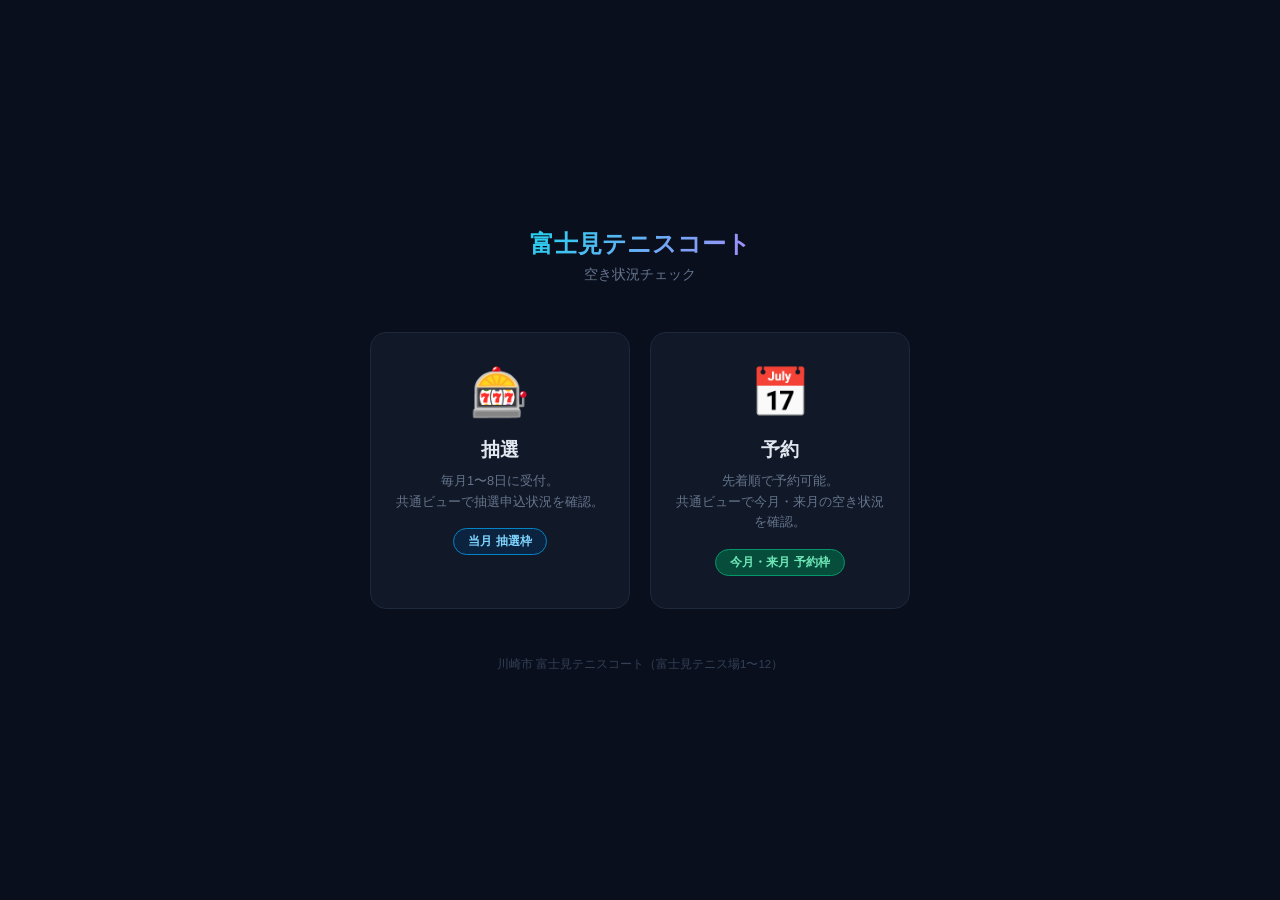
<file: docs/index.html>
<!DOCTYPE html>
<html lang="ja">
<head>
<meta charset="UTF-8">
<meta name="viewport" content="width=device-width, initial-scale=1.0">
<title>富士見テニスコート 空き状況</title>
<style>
*{margin:0;padding:0;box-sizing:border-box}
body{
  font-family:-apple-system,BlinkMacSystemFont,"Segoe UI",Roboto,sans-serif;
  background:#0a0f1e;color:#e2e8f0;
  min-height:100vh;display:flex;flex-direction:column;
  align-items:center;justify-content:center;padding:24px;
}
.title{
  font-size:1.5em;font-weight:700;margin-bottom:6px;text-align:center;
  background:linear-gradient(135deg,#22d3ee,#a78bfa);
  -webkit-background-clip:text;-webkit-text-fill-color:transparent;
}
.subtitle{font-size:.85em;color:#64748b;margin-bottom:48px;text-align:center}
.cards{display:flex;gap:20px;flex-wrap:wrap;justify-content:center}
.card{
  display:block;width:260px;padding:32px 24px;
  background:#111827;border:1px solid #1e293b;border-radius:16px;
  text-decoration:none;color:#e2e8f0;
  transition:transform .15s,border-color .15s,box-shadow .15s;
  text-align:center;
}
.card:hover{
  transform:translateY(-4px);
  border-color:#334155;
  box-shadow:0 12px 40px rgba(0,0,0,.4);
}
.card-icon{font-size:3em;margin-bottom:16px}
.card-name{font-size:1.2em;font-weight:700;margin-bottom:8px}
.card-desc{font-size:.8em;color:#64748b;line-height:1.6}
.card-badge{
  display:inline-block;margin-top:16px;
  padding:4px 14px;border-radius:20px;font-size:.75em;font-weight:600;
}
.lot .card-badge{background:#0c2340;color:#7dd3fc;border:1px solid #0284c7}
.rsv .card-badge{background:#064e3b;color:#6ee7b7;border:1px solid #059669}
.footer{margin-top:48px;font-size:.72em;color:#334155;text-align:center}
@media(max-width:600px){.card{width:100%;max-width:320px}}
</style>
</head>
<body>
<div class="title">富士見テニスコート</div>
<div class="subtitle">空き状況チェック</div>
<div class="cards">
  <a href="lot.html" class="card lot">
    <div class="card-icon">🎰</div>
    <div class="card-name">抽選</div>
    <div class="card-desc">毎月1〜8日に受付。<br>共通ビューで抽選申込状況を確認。</div>
    <div class="card-badge">当月 抽選枠</div>
  </a>
  <a href="rsv.html" class="card rsv">
    <div class="card-icon">📅</div>
    <div class="card-name">予約</div>
    <div class="card-desc">先着順で予約可能。<br>共通ビューで今月・来月の空き状況を確認。</div>
    <div class="card-badge">今月・来月 予約枠</div>
  </a>
</div>
<div class="footer">川崎市 富士見テニスコート（富士見テニス場1〜12）</div>
</body>
</html>
</file>
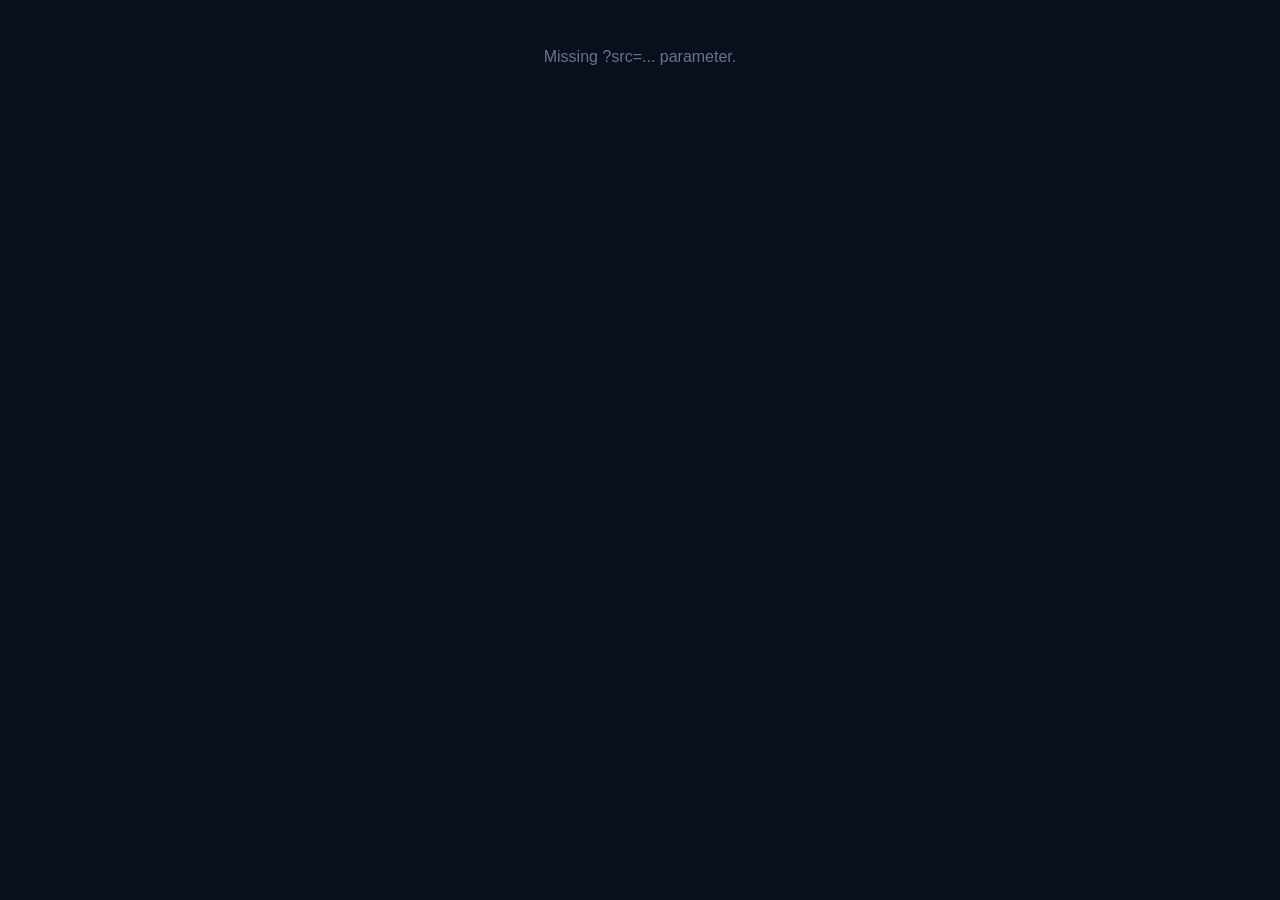
<file: docs/app.html>
<!DOCTYPE html>
<html lang="ja">
<head>
  <meta charset="UTF-8">
  <meta name="viewport" content="width=device-width, initial-scale=1.0">
  <title>Tennis Schedule</title>
  <link rel="stylesheet" href="app.css">
</head>
<body>
  <div id="app" class="app">
    <div class="loading">Loading...</div>
  </div>
  <script src="app.js"></script>
</body>
</html>
</file>
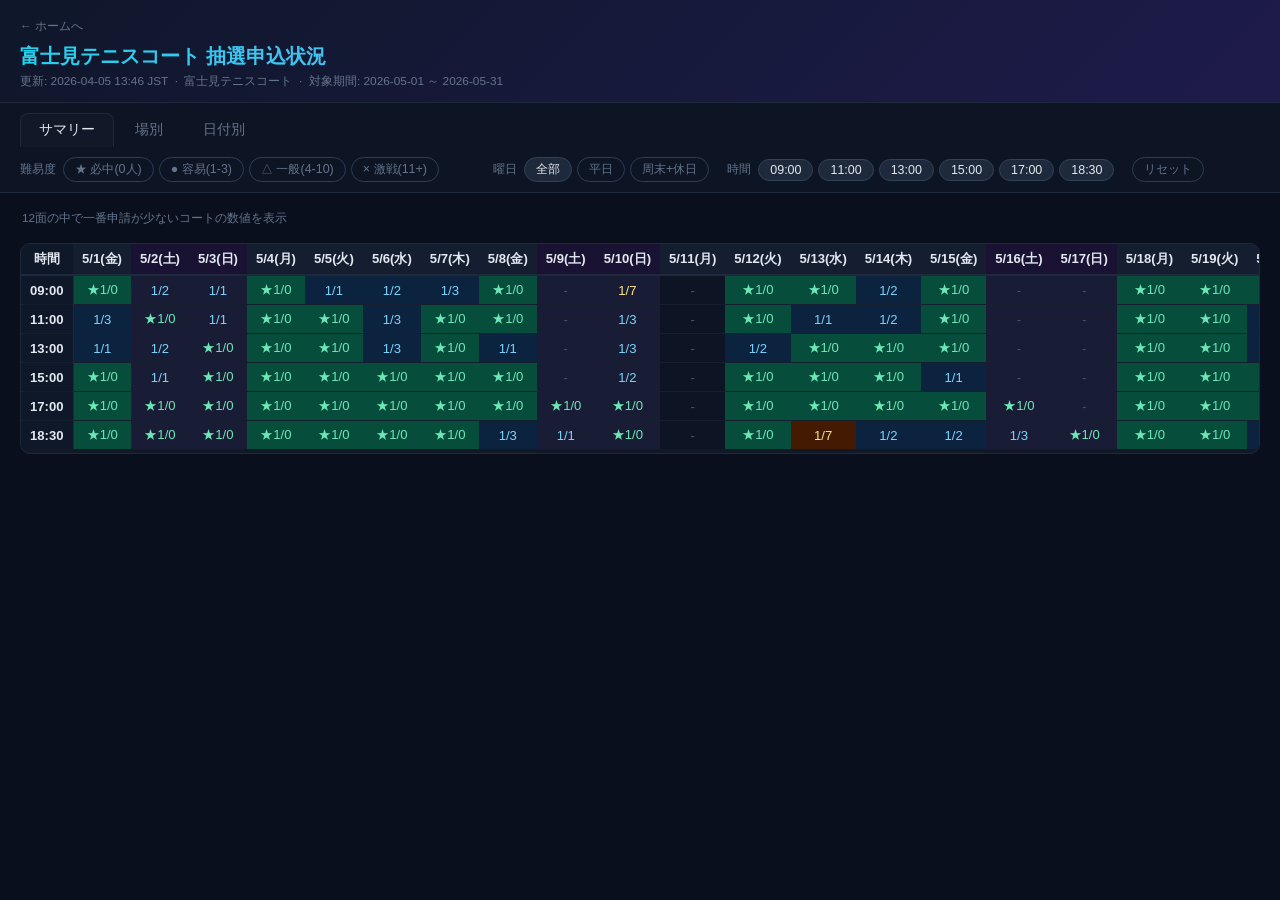
<file: docs/lot.html>
<!DOCTYPE html>
<html lang="ja">
<head>
<meta charset="UTF-8">
<meta http-equiv="refresh" content="0; url=app.html?src=lottery.json">
<meta name="viewport" content="width=device-width, initial-scale=1.0">
<title>Redirecting...</title>
</head>
<body>
<script>location.replace('app.html?src=lottery.json');</script>
</body>
</html>
</file>
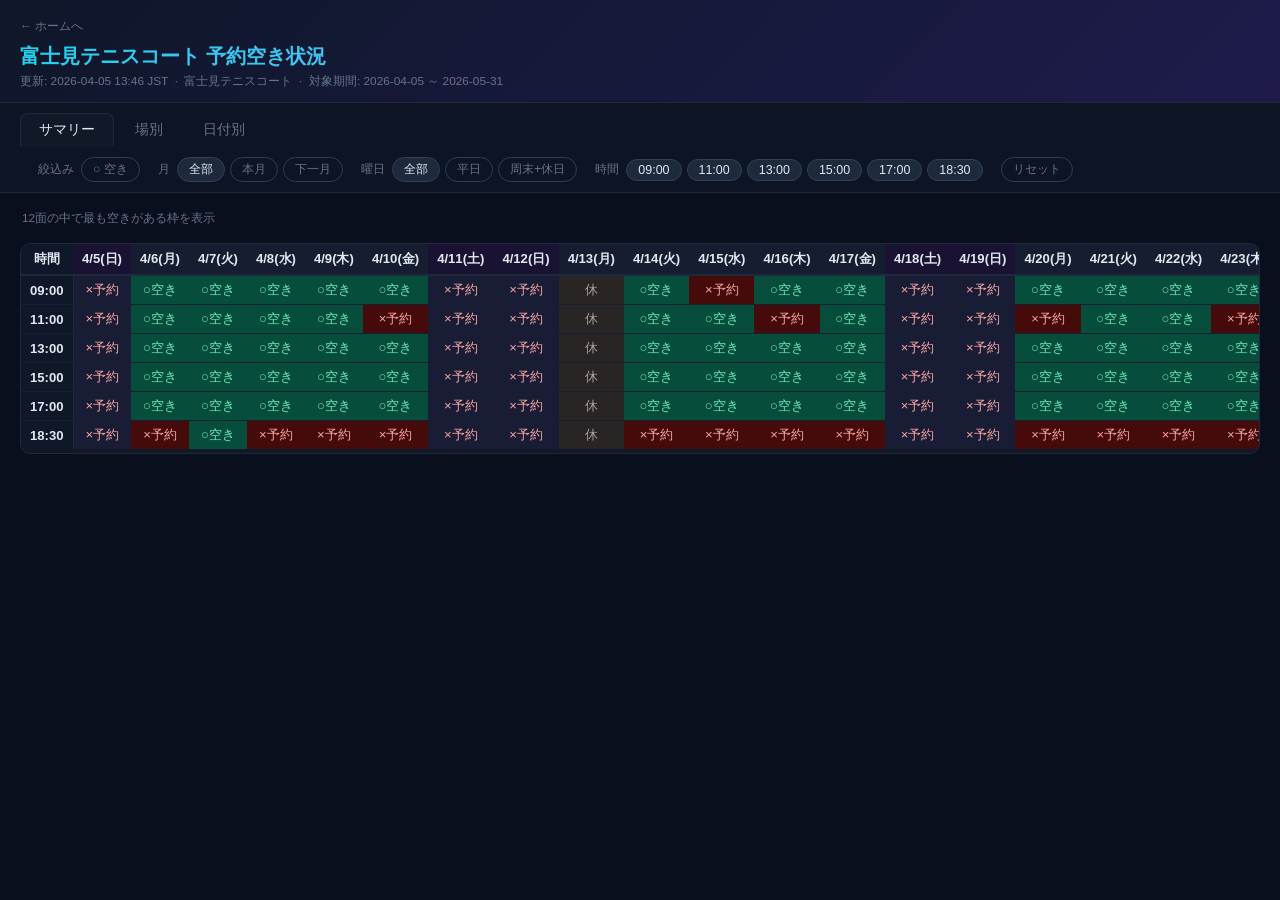
<file: docs/rsv.html>
<!DOCTYPE html>
<html lang="ja">
<head>
<meta charset="UTF-8">
<meta http-equiv="refresh" content="0; url=app.html?src=rsv.json">
<meta name="viewport" content="width=device-width, initial-scale=1.0">
<title>Redirecting...</title>
</head>
<body>
<script>location.replace('app.html?src=rsv.json');</script>
</body>
</html>
</file>
<file: docs/app.css>
:root {
  --bg: #0a0f1e;
  --card: #111827;
  --border: #1e293b;
  --text: #e2e8f0;
  --muted: #64748b;
  --special-tint: rgba(139, 92, 246, 0.06);
  --open-bg: #064e3b;
  --open-fg: #6ee7b7;
  --full-bg: #450a0a;
  --full-fg: #fca5a5;
  --general-bg: #0c2340;
  --general-fg: #7dd3fc;
  --cancel-bg: #451a03;
  --cancel-fg: #fde68a;
  --closed-bg: #292524;
  --closed-fg: #a8a29e;
  --na-bg: #0d1424;
  --na-fg: #475569;
  --hot-bg: #064e3b;
  --hot-fg: #6ee7b7;
  --easy-bg: #0c2340;
  --easy-fg: #7dd3fc;
  --medium-bg: #451a03;
  --medium-fg: #fde68a;
  --hard-bg: #450a0a;
  --hard-fg: #fca5a5;
}

* {
  box-sizing: border-box;
  margin: 0;
  padding: 0;
}

body {
  background: var(--bg);
  color: var(--text);
  font-family: -apple-system, BlinkMacSystemFont, "Segoe UI", Roboto, sans-serif;
  min-height: 100vh;
}

.loading,
.error {
  color: var(--muted);
  padding: 48px 20px;
  text-align: center;
}

.sticky-nav {
  position: sticky;
  top: 0;
  z-index: 200;
}

.site-header {
  background: linear-gradient(135deg, #0f172a, #1e1b4b);
  border-bottom: 1px solid var(--border);
  padding: 16px 20px 12px;
}

.site-title {
  background: linear-gradient(135deg, #22d3ee, #a78bfa);
  -webkit-background-clip: text;
  -webkit-text-fill-color: transparent;
  font-size: 1.25rem;
  font-weight: 700;
}

.site-meta {
  color: var(--muted);
  font-size: 0.74rem;
  margin-top: 4px;
}

.toolbar {
  background: #0d1424;
  border-bottom: 1px solid var(--border);
}

.tabs {
  display: flex;
  gap: 2px;
  padding: 10px 20px 0;
}

.tab,
.btn {
  background: transparent;
  border: 1px solid #2d3e58;
  color: var(--muted);
  cursor: pointer;
  transition: all 0.15s;
}

.tab {
  border-color: transparent;
  border-radius: 8px 8px 0 0;
  font-size: 0.85rem;
  font-weight: 500;
  padding: 7px 18px;
}

.tab:hover,
.btn:hover {
  color: var(--text);
}

.tab.on {
  background: var(--card);
  border-color: var(--border);
  border-bottom-color: var(--card);
  color: var(--text);
}

.filters {
  align-items: center;
  display: flex;
  flex-wrap: wrap;
  gap: 8px 18px;
  padding: 10px 20px;
}

.fg {
  align-items: center;
  display: flex;
  flex-wrap: wrap;
  gap: 5px;
}

.flabel {
  color: var(--muted);
  font-size: 0.72rem;
  margin-right: 2px;
  white-space: nowrap;
}

.btn {
  border-radius: 20px;
  font-size: 0.78rem;
  padding: 3px 11px;
  white-space: nowrap;
}

.btn.on {
  border-color: transparent;
  color: #fff;
}

.btn.time-btn.on,
.btn.month.on,
.btn.day.on,
.btn.expand-btn.on,
.btn.toggle.on {
  background: #1e293b;
  border-color: #334155;
  color: var(--text);
}

.btn.lv-open.on,
.cell-open {
  background: var(--open-bg);
  color: var(--open-fg);
}

.btn.lv-full.on,
.cell-full {
  background: var(--full-bg);
  color: var(--full-fg);
}

.btn.lv-general.on,
.cell-general {
  background: var(--general-bg);
  color: var(--general-fg);
}

.btn.lv-cancel.on,
.cell-cancel {
  background: var(--cancel-bg);
  color: var(--cancel-fg);
}

.btn.lv-hot.on,
.cell-hot {
  background: var(--hot-bg);
  color: var(--hot-fg);
}

.btn.lv-easy.on,
.cell-easy {
  background: var(--easy-bg);
  color: var(--easy-fg);
}

.btn.lv-medium.on,
.cell-medium {
  background: var(--medium-bg);
  color: var(--medium-fg);
}

.btn.lv-hard.on,
.cell-hard {
  background: var(--hard-bg);
  color: var(--hard-fg);
}

.cell-closed {
  background: var(--closed-bg);
  color: var(--closed-fg);
}

.cell-unavailable,
.cell-other {
  background: var(--na-bg);
  color: var(--na-fg);
}

.main {
  display: flex;
  flex-direction: column;
  gap: 10px;
  padding: 12px 20px;
}

.view {
  display: none;
}

.view.on {
  display: flex;
  flex-direction: column;
  gap: 10px;
}

.sum-legend {
  color: var(--muted);
  font-size: 0.74rem;
  padding: 6px 2px;
}

.facility {
  background: var(--card);
  border: 1px solid var(--border);
  border-radius: 10px;
  overflow: hidden;
}

.fac-hd {
  align-items: center;
  background: linear-gradient(90deg, #1e3a5f18, transparent);
  cursor: pointer;
  display: flex;
  font-size: 0.93rem;
  font-weight: 600;
  justify-content: space-between;
  padding: 10px 16px;
  user-select: none;
}

.facility.special-date > .fac-hd {
  background: linear-gradient(90deg, #2d1f4e44, transparent);
}

.arrow {
  color: var(--muted);
  font-size: 0.75rem;
  transition: transform 0.2s;
}

.fac-hd.open .arrow {
  transform: rotate(180deg);
}

.fac-bd {
  display: none;
}

.fac-bd.open {
  display: block;
}

.tbl-wrap {
  overflow-x: auto;
  padding-bottom: 4px;
}

table {
  border-collapse: collapse;
  font-size: 0.82rem;
  white-space: nowrap;
}

thead th {
  background: #141e30;
  border-bottom: 2px solid var(--border);
  font-weight: 600;
  padding: 6px 9px;
  position: sticky;
  text-align: center;
  top: 0;
  z-index: 10;
}

thead th.col-special {
  background: #1a1232;
}

thead th.col-time {
  background: #0f1829;
  left: 0;
  position: sticky;
  z-index: 20;
}

tbody td {
  border-top: 1px solid #161f30;
  padding: 5px 9px;
  text-align: center;
}

tbody td.col-time {
  background: #0f1829;
  border-right: 1px solid var(--border);
  font-weight: 600;
  left: 0;
  position: sticky;
  z-index: 5;
}

tbody td.col-special {
  background: var(--special-tint);
}

tbody tr:hover td {
  filter: brightness(1.18);
}

@media (max-width: 640px) {
  .site-header,
  .filters,
  .tabs,
  .main {
    padding-left: 10px;
    padding-right: 10px;
  }

  table {
    font-size: 0.74rem;
  }

  tbody td {
    padding: 4px 5px;
  }
}
</file>
